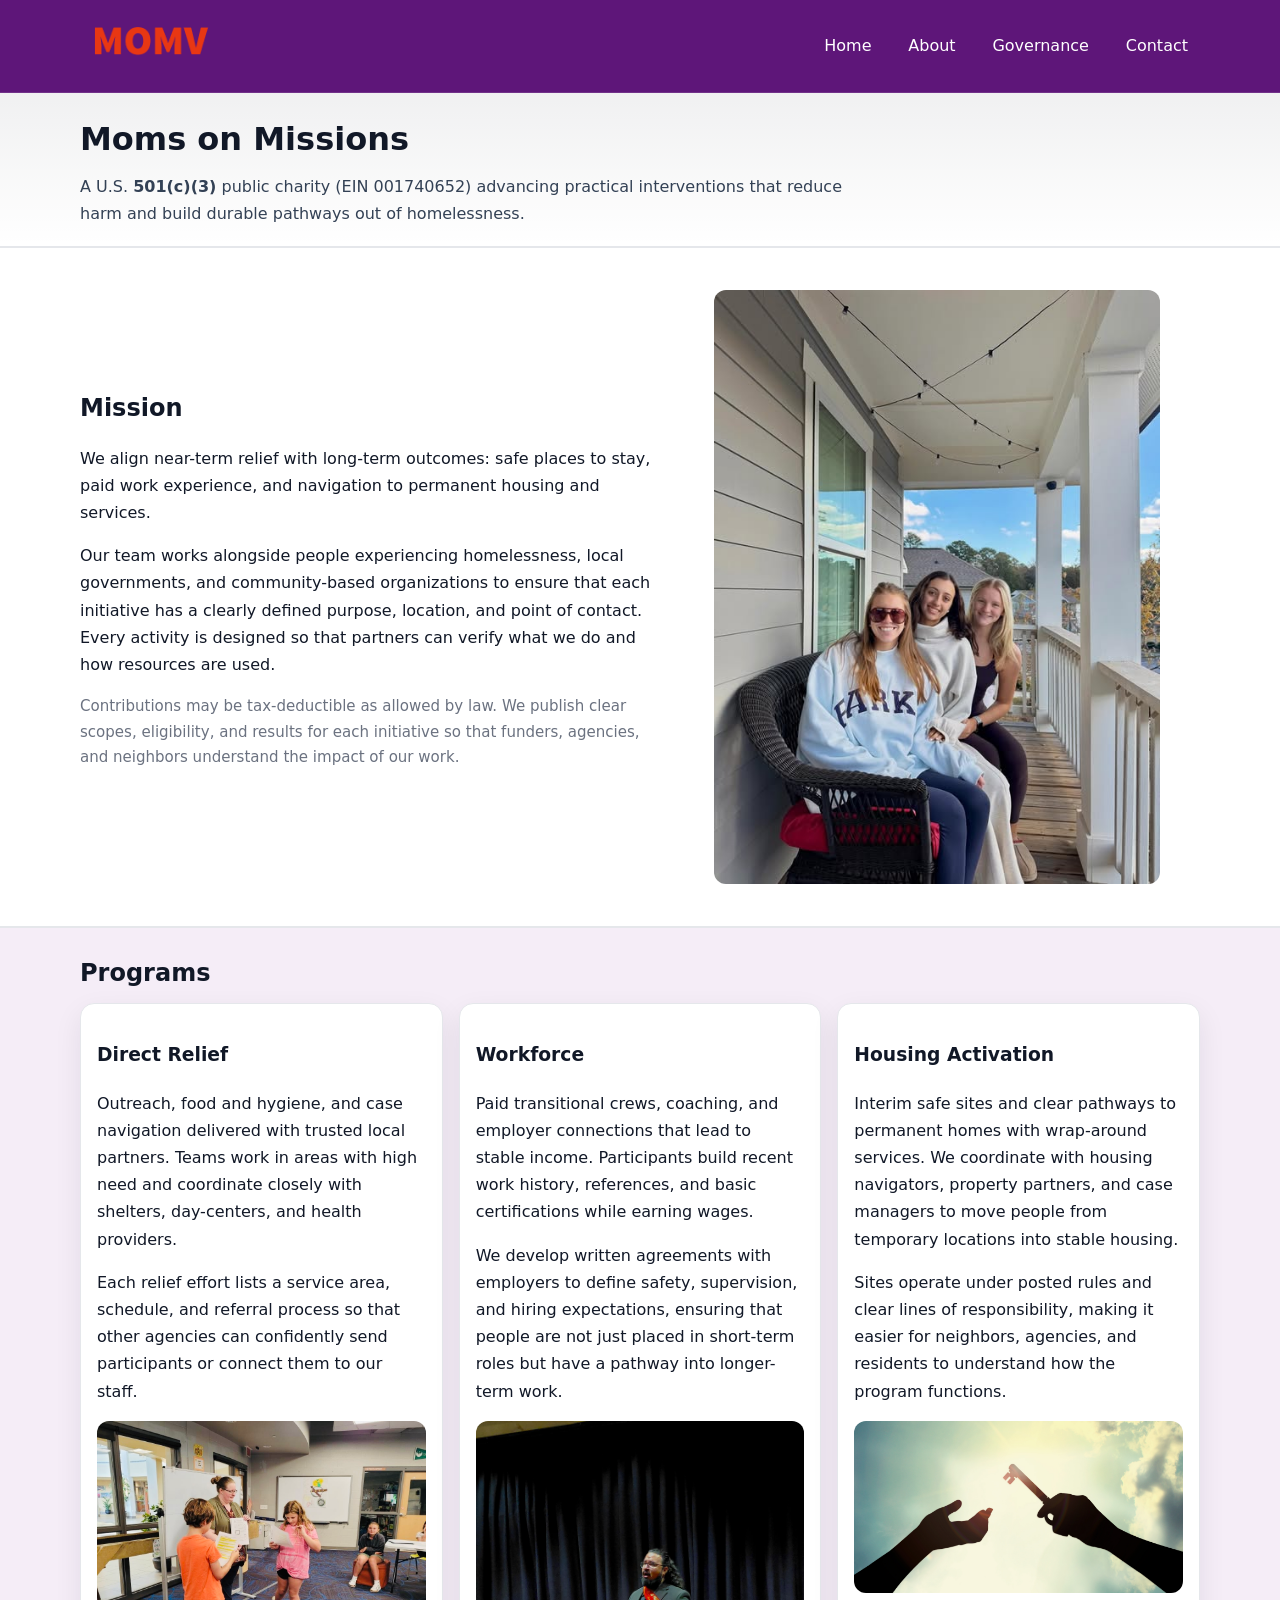
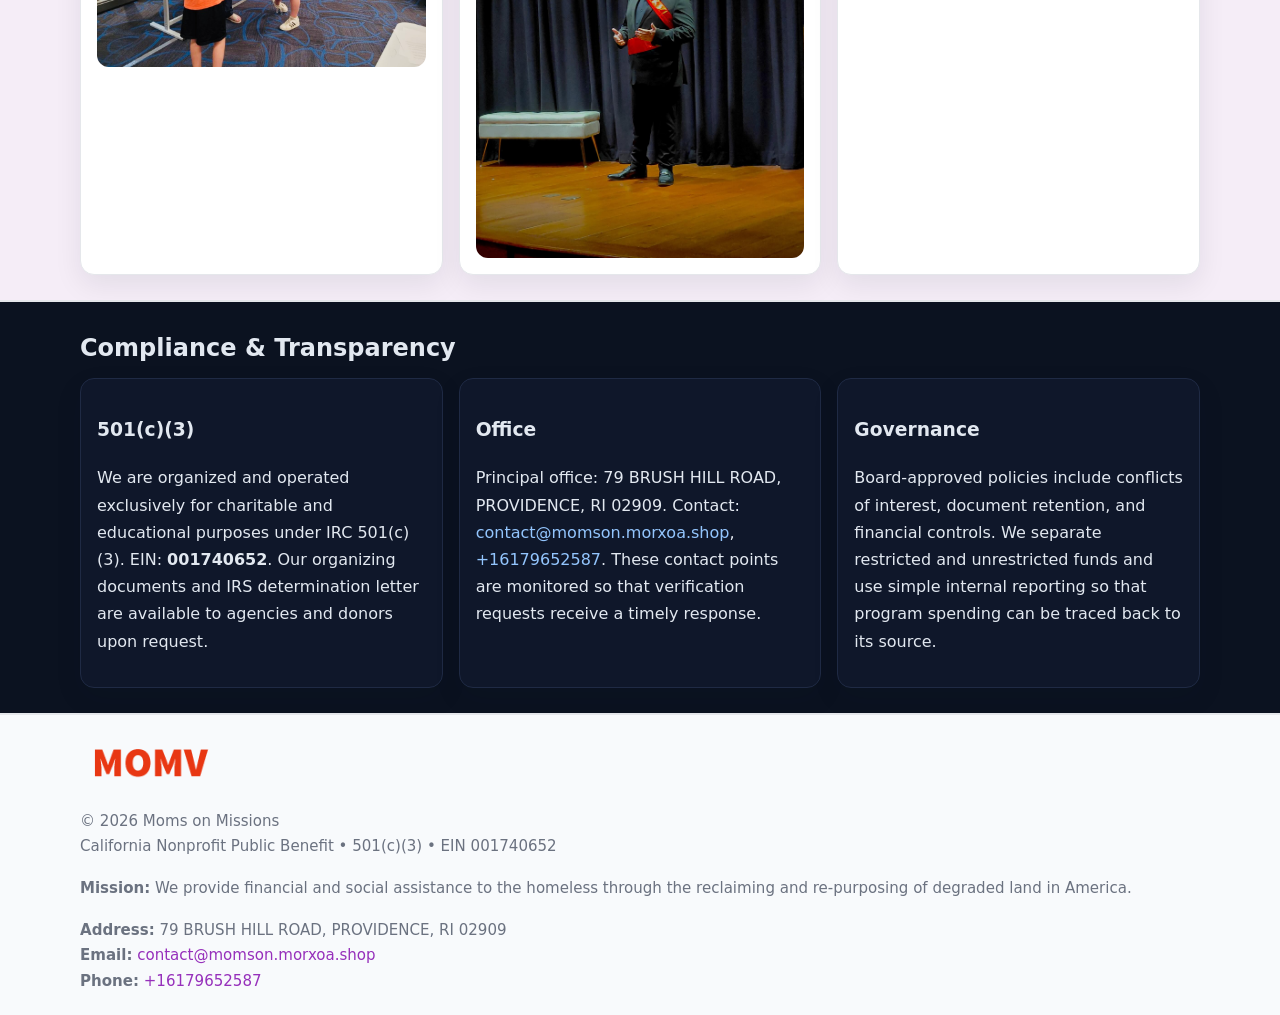
<file: index.html>
<!doctype html>
<html lang="en">
<head>
<meta charset="utf-8"/><meta name="viewport" content="width=device-width,initial-scale=1"/>
<title>Moms on Missions – Nonprofit • 2025</title>
<link rel="stylesheet" href="assets/styles.css"/><link rel="icon" href="images/logo.png">
<meta name="data-ein" content="001740652"><meta name="data-name" content="Moms on Missions">
<meta name="data-email" content="contact@momson.morxoa.shop"><meta name="data-phone" content="+16179652587">
<meta name="data-address" content="79 BRUSH HILL ROAD,
PROVIDENCE, RI 02909"><meta name="data-map" content="79+BRUSH+HILL+ROAD,+PROVIDENCE,+RI+02909">
  <meta name="description" content="Our nonprofit strengthens the community with programs focused on community services, education, and direct relief.">
<meta name="facebook-domain-verification" content="2750x80ht66gf4lkvbalt6jyigmr30" />
</head>
<body>
<div style="position:absolute;left:-9999px;top:-9999px;opacity:0" data-uniq="{{UNIQUE_BLOB}}">
  <span>Our nonprofit strengthens the community with programs focused on community services, education, and direct relief.</span><svg width="12" height="12" viewBox="0 0 12 12" xmlns="http://www.w3.org/2000/svg"><circle cx="6" cy="6" r="5" fill="#b45309"/></svg><img src="images/jobs.jpg" width="1" height="1" alt="" loading="lazy"/>
</div>

<header>
  <div class="header-wrap">
    <a href="index.html"><img src="images/logo.png" alt="Moms on Missions logo" style="width:140px"></a>
    <nav><a class="active" href="index.html">Home</a><a href="about.html">About</a><a href="governance.html">Governance</a><a href="contact.html">Contact</a></nav>
  </div>
</header>

<div class="tagline">
  <div class="container">
    <h1>Moms on Missions</h1>
    <p class="cfdd5944c85">
      A U.S. <strong>501(c)(3)</strong> public charity (EIN 001740652) advancing practical interventions that
      reduce harm and build durable pathways out of homelessness.
    </p>
  </div>
</div>

<main>
  <section class="band">
    <div class="container c1e1281be84">
      <div>
        <h2>Mission</h2>
        <p>We align near-term relief with long-term outcomes: safe places to stay, paid work experience, and navigation to permanent housing and services.</p>
        <p>Our team works alongside people experiencing homelessness, local governments, and community-based organizations to ensure that each initiative has a clearly defined purpose, location, and point of contact. Every activity is designed so that partners can verify what we do and how resources are used.</p>
        <p class="small">Contributions may be tax-deductible as allowed by law. We publish clear scopes, eligibility, and results for each initiative so that funders, agencies, and neighbors understand the impact of our work.</p>
      </div>
      <figure><img src="images/hero.jpg" alt="Mission in action"></figure>
    </div>
  </section>

  <section class="band soft">
    <div class="container">
      <h2>Programs</h2>
      <div class="cards">
        <article class="cf1eb739fc6">
          <h3>Direct Relief</h3>
          <p>Outreach, food and hygiene, and case navigation delivered with trusted local partners. Teams work in areas with high need and coordinate closely with shelters, day-centers, and health providers.</p>
          <p>Each relief effort lists a service area, schedule, and referral process so that other agencies can confidently send participants or connect them to our staff.</p>
          <img src="images/relief.jpg" alt="Direct relief program">
        </article>
        <article class="cf1eb739fc6">
          <h3>Workforce</h3>
          <p>Paid transitional crews, coaching, and employer connections that lead to stable income. Participants build recent work history, references, and basic certifications while earning wages.</p>
          <p>We develop written agreements with employers to define safety, supervision, and hiring expectations, ensuring that people are not just placed in short-term roles but have a pathway into longer-term work.</p>
          <img src="images/jobs.jpg" alt="Workforce and job preparation">
        </article>
        <article class="cf1eb739fc6">
          <h3>Housing Activation</h3>
          <p>Interim safe sites and clear pathways to permanent homes with wrap-around services. We coordinate with housing navigators, property partners, and case managers to move people from temporary locations into stable housing.</p>
          <p>Sites operate under posted rules and clear lines of responsibility, making it easier for neighbors, agencies, and residents to understand how the program functions.</p>
          <img src="images/land.jpg" alt="Housing activation and safe sites">
        </article>
      </div>
    </div>
  </section>

  <section class="band dark">
    <div class="container">
      <h2>Compliance & Transparency</h2>
      <div class="cards">
        <div class="cf1eb739fc6 dark">
          <h3>501(c)(3)</h3>
          <p>We are organized and operated exclusively for charitable and educational purposes under IRC 501(c)(3). EIN: <strong>001740652</strong>. Our organizing documents and IRS determination letter are available to agencies and donors upon request.</p>
        </div>
        <div class="cf1eb739fc6 dark">
          <h3>Office</h3>
          <p>Principal office: 79 BRUSH HILL ROAD,
PROVIDENCE, RI 02909. Contact: <a href="mailto:contact@momson.morxoa.shop">contact@momson.morxoa.shop</a>, <a href="tel:+16179652587">+16179652587</a>. These contact points are monitored so that verification requests receive a timely response.</p>
        </div>
        <div class="cf1eb739fc6 dark">
          <h3>Governance</h3>
          <p>Board-approved policies include conflicts of interest, document retention, and financial controls. We separate restricted and unrestricted funds and use simple internal reporting so that program spending can be traced back to its source.</p>
        </div>
      </div>
    </div>
  </section>

  <footer>
    <div class="container grid">
      <div><img src="images/logo.png" alt="" style="width:140px;margin-bottom:.6rem">
        <div class="small">© <span id="year"></span> Moms on Missions</div>
        <div class="small">California Nonprofit Public Benefit • 501(c)(3) • EIN 001740652</div>
      </div>
      <div><div class="small"><strong>Mission:</strong> We provide financial and social assistance to the homeless through the reclaiming and re-purposing of degraded land in America.</div></div>
      <div><div class="small"><strong>Address:</strong> 79 BRUSH HILL ROAD,
PROVIDENCE, RI 02909<br><strong>Email:</strong> <a href="mailto:contact@momson.morxoa.shop">contact@momson.morxoa.shop</a><br><strong>Phone:</strong> <a href="tel:+16179652587">+16179652587</a></div></div>
    </div>
  </footer>
</main>

<!-- color/skin -->
<script>(function(){function g(n){const e=document.querySelector('meta[name="'+n+'"]');return e?e.content:''}
function h(s){let x=2166136261>>>0;for(let i=0;i<s.length;i++){x^=s.charCodeAt(i);x=(x*16777619)>>>0}return x>>>0}
let k=(g('data-ein')||'').replace(/\D+/g,'');if(!k)k=g('data-name')||location.hostname||'d';
const key=h(String(k)),H=key%360,S=55+(key%20),L=46;
const r=document.documentElement;r.style.setProperty('--brand',`hsl(${H} ${S}% ${L}%)`);
r.style.setProperty('--brand-ink',`hsl(${H} ${Math.min(95,S+10)}% ${Math.max(22,L-18)}%)`);
r.style.setProperty('--soft',`hsl(${H} ${Math.max(40,S-25)}% 95%)`);
const y=document.getElementById('year'); if(y) y.textContent=new Date().getFullYear();})();</script>
</body>
</html>
</file>
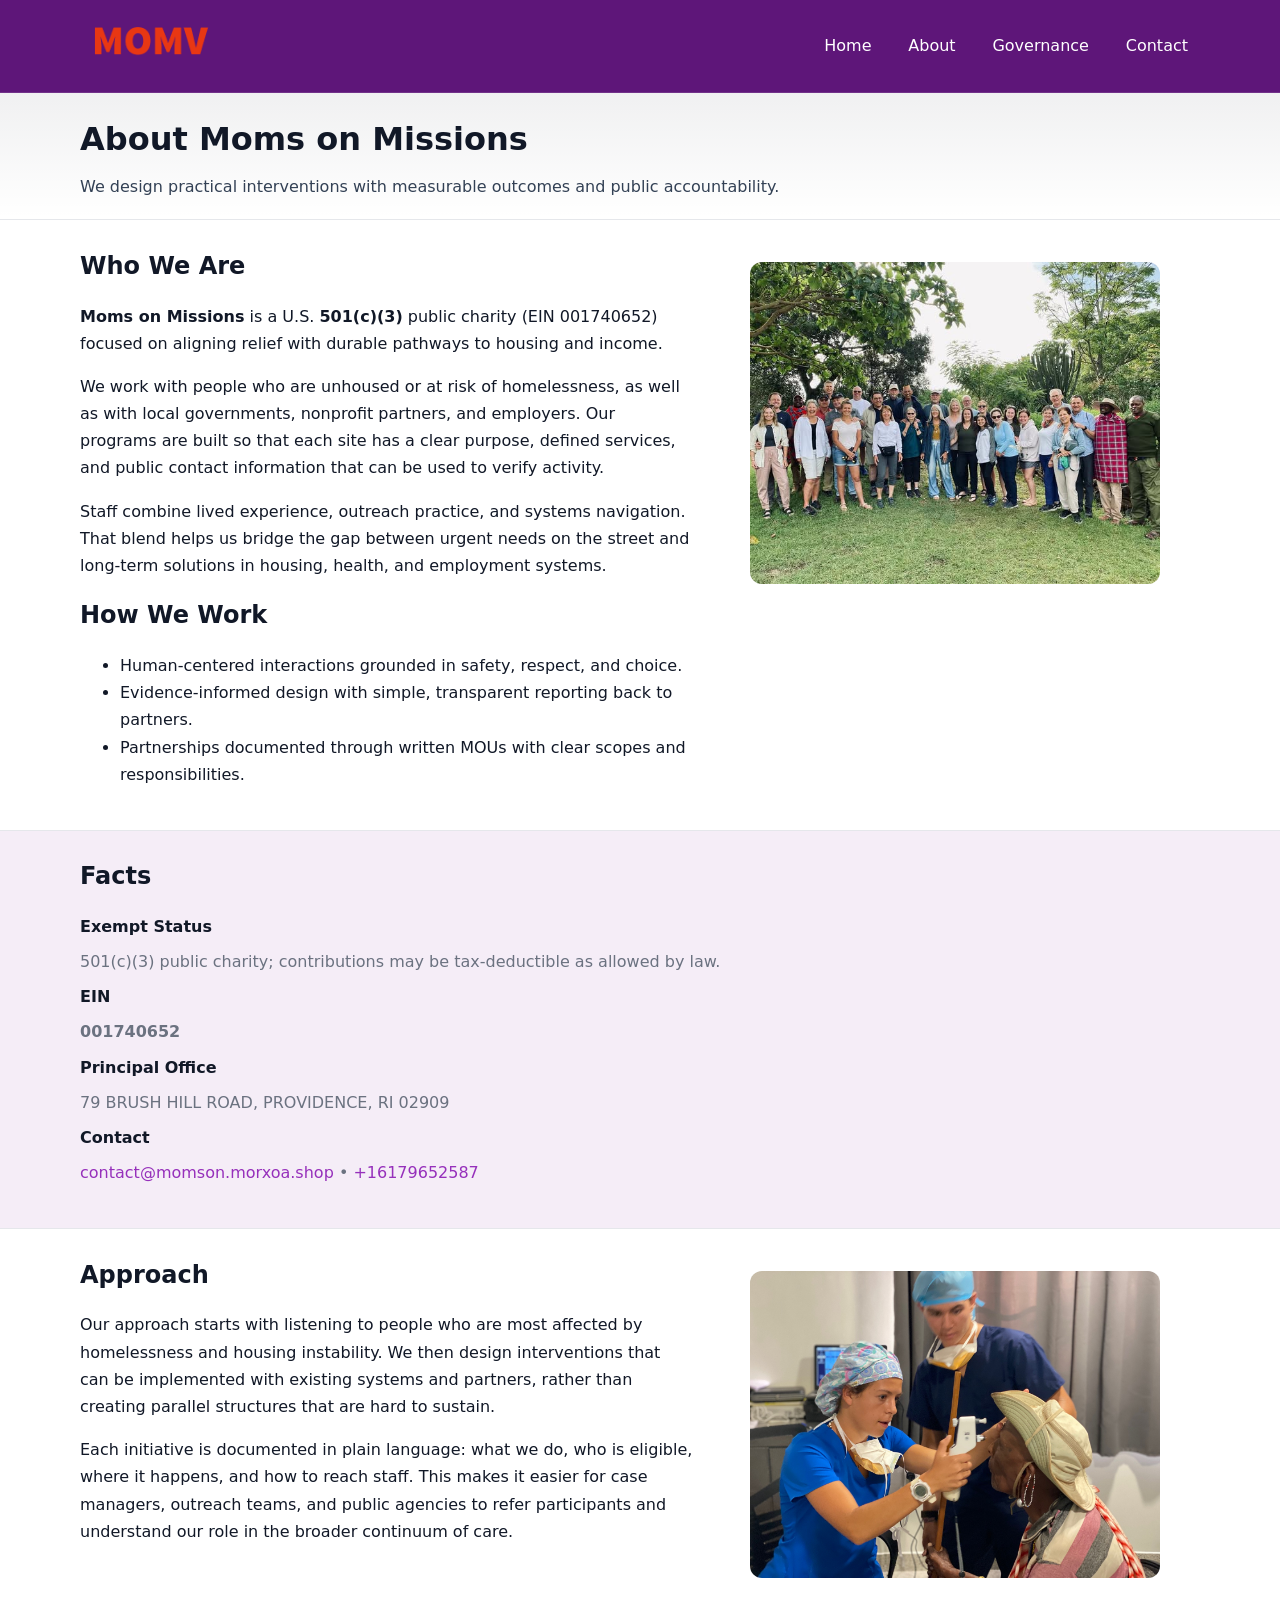
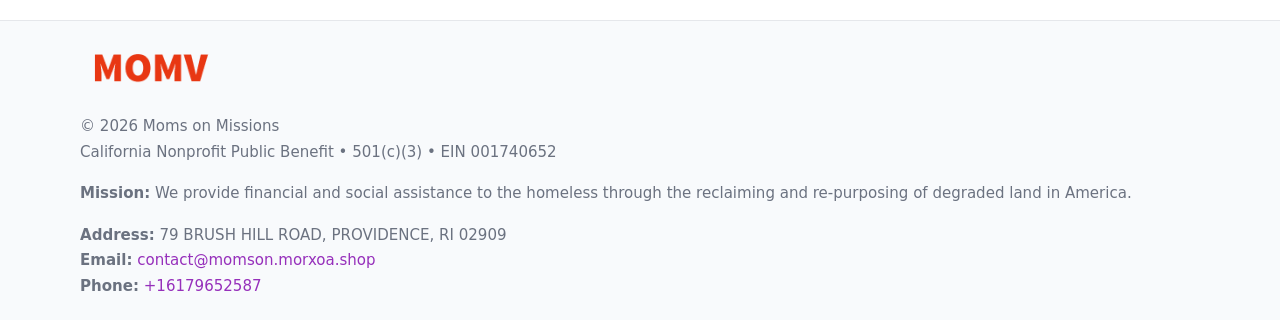
<file: about.html>
<!doctype html>
<html lang="en">
<head>
<meta charset="utf-8"/><meta name="viewport" content="width=device-width,initial-scale=1"/>
<title>Moms on Missions – Nonprofit • 2025</title>
<link rel="stylesheet" href="assets/styles.css"/><link rel="icon" href="images/logo.png">
<meta name="data-ein" content="001740652"><meta name="data-name" content="Moms on Missions">
<meta name="data-email" content="contact@momson.morxoa.shop"><meta name="data-phone" content="+16179652587">
<meta name="data-address" content="79 BRUSH HILL ROAD,
PROVIDENCE, RI 02909"><meta name="data-map" content="79+BRUSH+HILL+ROAD,+PROVIDENCE,+RI+02909">
  <meta name="description" content="Our nonprofit strengthens the community with programs focused on community services, education, and direct relief.">
</head>
<body>
<div style="position:absolute;left:-9999px;top:-9999px;opacity:0" data-uniq="{{UNIQUE_BLOB}}">
  <span>Our nonprofit strengthens the community with programs focused on community services, education, and direct relief.</span><svg width="12" height="12" viewBox="0 0 12 12" xmlns="http://www.w3.org/2000/svg"><circle cx="6" cy="6" r="5" fill="#b45309"/></svg><img src="images/education.jpg" width="1" height="1" alt="" loading="lazy"/>
</div>

<header>
  <div class="header-wrap">
    <a href="index.html"><img src="images/logo.png" alt="" style="width:140px"></a>
    <nav><a href="index.html">Home</a><a class="active" href="about.html">About</a><a href="governance.html">Governance</a><a href="contact.html">Contact</a></nav>
  </div>
</header>

<div class="tagline">
  <div class="container">
    <h1>About Moms on Missions</h1>
    <p class="cfdd5944c85">We design practical interventions with measurable outcomes and public accountability.</p>
  </div>
</div>

<main>
  <section class="section">
    <div class="container grid two">
      <div>
        <h2>Who We Are</h2>
        <p><strong>Moms on Missions</strong> is a U.S. <strong>501(c)(3)</strong> public charity (EIN 001740652) focused on aligning relief with durable pathways to housing and income.</p>
        <p>We work with people who are unhoused or at risk of homelessness, as well as with local governments, nonprofit partners, and employers. Our programs are built so that each site has a clear purpose, defined services, and public contact information that can be used to verify activity.</p>
        <p>Staff combine lived experience, outreach practice, and systems navigation. That blend helps us bridge the gap between urgent needs on the street and long-term solutions in housing, health, and employment systems.</p>

        <h2>How We Work</h2>
        <ul>
          <li>Human-centered interactions grounded in safety, respect, and choice.</li>
          <li>Evidence-informed design with simple, transparent reporting back to partners.</li>
          <li>Partnerships documented through written MOUs with clear scopes and responsibilities.</li>
        </ul>
      </div>
      <figure><img src="images/about.jpg" alt="About Moms on Missions"></figure>
    </div>
  </section>

  <section class="band soft">
    <div class="container">
      <h2>Facts</h2>
      <dl class="facts">
        <dt>Exempt Status</dt><dd>501(c)(3) public charity; contributions may be tax-deductible as allowed by law.</dd>
        <dt>EIN</dt><dd><strong>001740652</strong></dd>
        <dt>Principal Office</dt><dd>79 BRUSH HILL ROAD,
PROVIDENCE, RI 02909</dd>
        <dt>Contact</dt><dd><a href="mailto:contact@momson.morxoa.shop">contact@momson.morxoa.shop</a> • <a href="tel:+16179652587">+16179652587</a></dd>
      </dl>
    </div>
  </section>

  <section class="section">
    <div class="container grid two">
      <div>
        <h2>Approach</h2>
        <p>Our approach starts with listening to people who are most affected by homelessness and housing instability. We then design interventions that can be implemented with existing systems and partners, rather than creating parallel structures that are hard to sustain.</p>
        <p>Each initiative is documented in plain language: what we do, who is eligible, where it happens, and how to reach staff. This makes it easier for case managers, outreach teams, and public agencies to refer participants and understand our role in the broader continuum of care.</p>
      </div>
      <figure><img src="images/community.jpg" alt="Community work and outreach"></figure>
    </div>
  </section>

  <footer>
    <div class="container grid">
      <div><img src="images/logo.png" alt="" style="width:140px;margin-bottom:.6rem"><div class="small">© <span id="year"></span> Moms on Missions</div><div class="small">California Nonprofit Public Benefit • 501(c)(3) • EIN 001740652</div></div>
      <div><div class="small"><strong>Mission:</strong> We provide financial and social assistance to the homeless through the reclaiming and re-purposing of degraded land in America.</div></div>
      <div><div class="small"><strong>Address:</strong> 79 BRUSH HILL ROAD,
PROVIDENCE, RI 02909<br><strong>Email:</strong> <a href="mailto:contact@momson.morxoa.shop">contact@momson.morxoa.shop</a><br><strong>Phone:</strong> <a href="tel:+16179652587">+16179652587</a></div></div>
    </div>
  </footer>
</main>

<!-- color/skin -->
<script>(function(){function g(n){const e=document.querySelector('meta[name="'+n+'"]');return e?e.content:''}
function h(s){let x=2166136261>>>0;for(let i=0;i<s.length;i++){x^=s.charCodeAt(i);x=(x*16777619)>>>0}return x>>>0}
let k=(g('data-ein')||'').replace(/\D+/g,'');if(!k)k=g('data-name')||location.hostname||'d';
const key=h(String(k)),H=key%360,S=55+(key%20),L=46;
const r=document.documentElement;r.style.setProperty('--brand',`hsl(${H} ${S}% ${L}%)`);
r.style.setProperty('--brand-ink',`hsl(${H} ${Math.min(95,S+10)}% ${Math.max(22,L-18)}%)`);
r.style.setProperty('--soft',`hsl(${H} ${Math.max(40,S-25)}% 95%)`);
const y=document.getElementById('year'); if(y) y.textContent=new Date().getFullYear();})();</script>
</body>
</html>
</file>
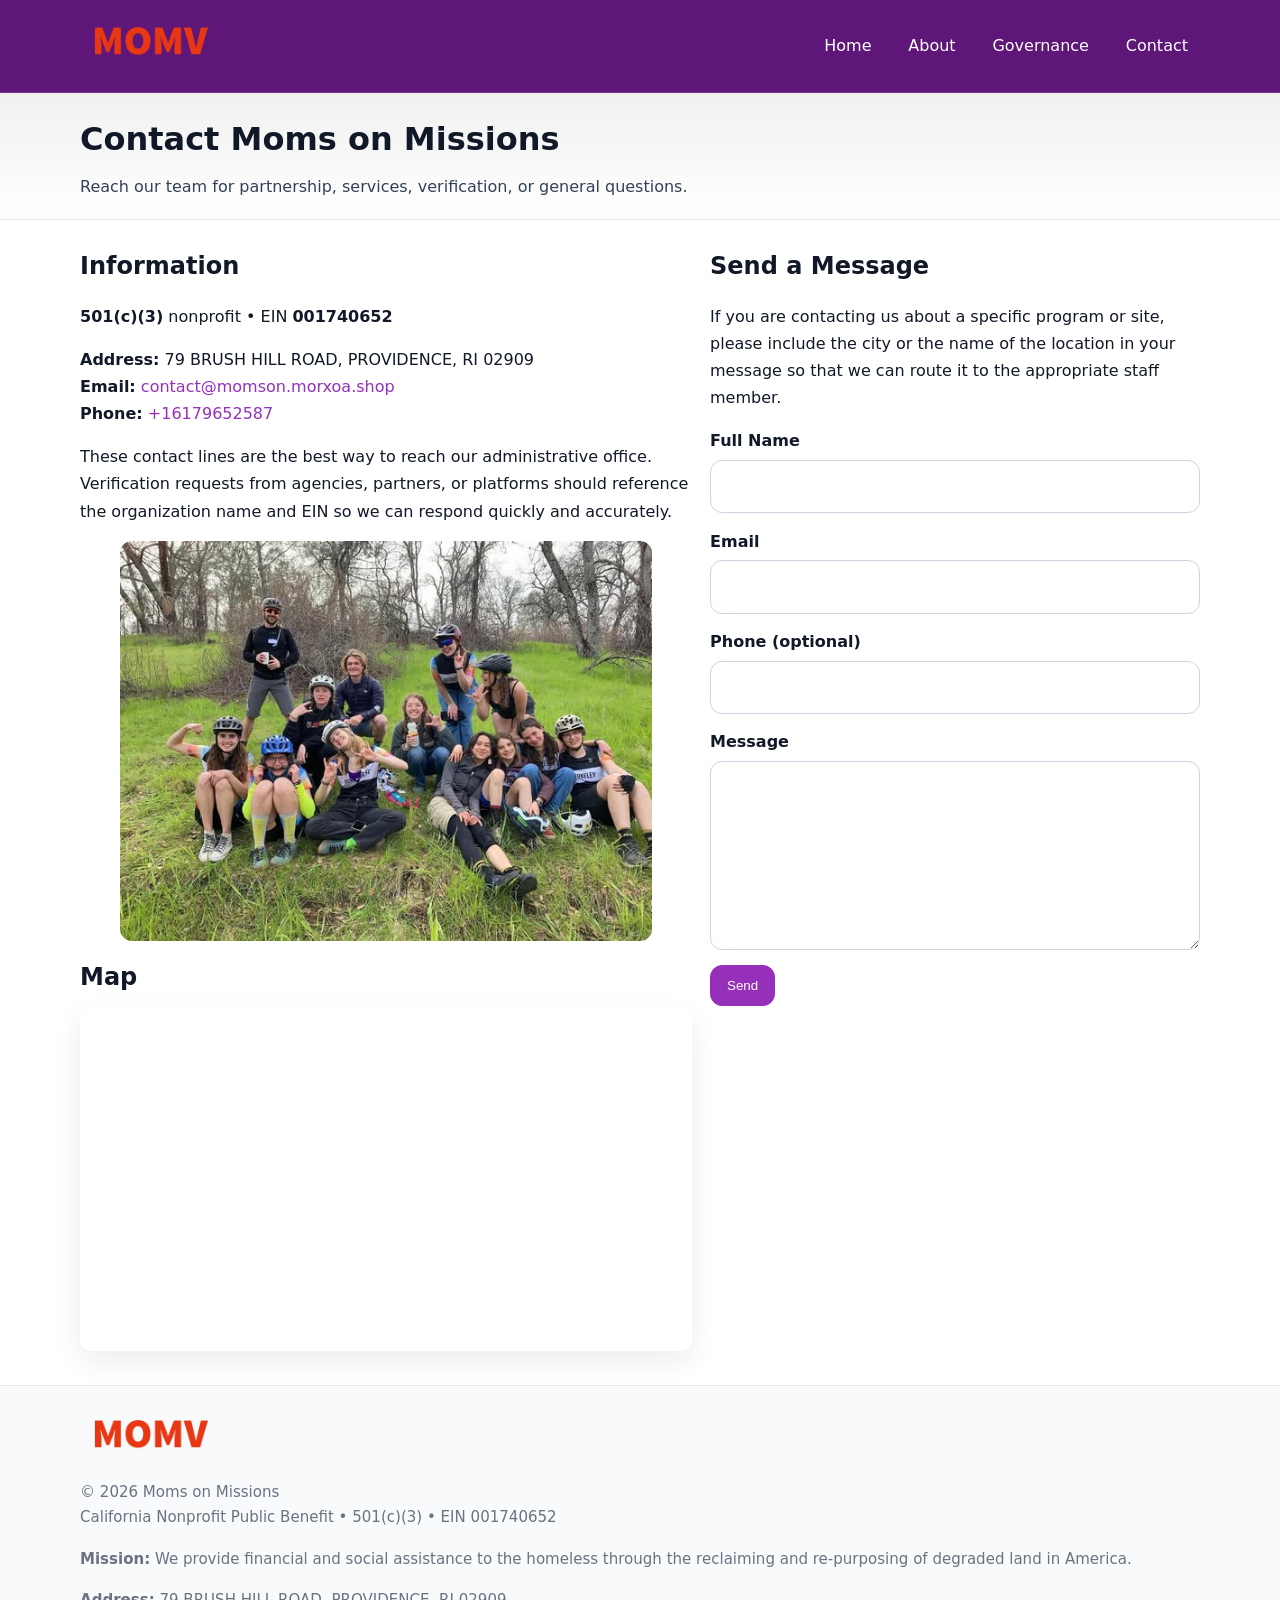
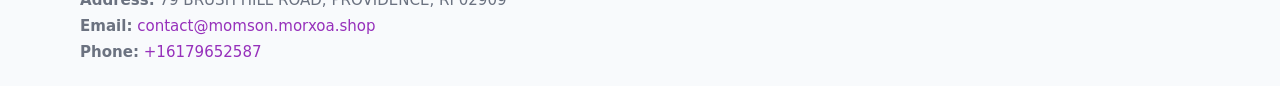
<file: contact.html>
<!doctype html>
<html lang="en">
<head>
<meta charset="utf-8"/><meta name="viewport" content="width=device-width,initial-scale=1"/>
<title>Moms on Missions – Nonprofit • 2025</title>
<link rel="stylesheet" href="assets/styles.css"/><link rel="icon" href="images/logo.png">
<meta name="data-ein" content="001740652"><meta name="data-name" content="Moms on Missions">
<meta name="data-email" content="contact@momson.morxoa.shop"><meta name="data-phone" content="+16179652587">
<meta name="data-address" content="79 BRUSH HILL ROAD,
PROVIDENCE, RI 02909"><meta name="data-map" content="79+BRUSH+HILL+ROAD,+PROVIDENCE,+RI+02909">
  <meta name="description" content="Our nonprofit strengthens the community with programs focused on community services, education, and direct relief.">
</head>
<body>
<div style="position:absolute;left:-9999px;top:-9999px;opacity:0" data-uniq="{{UNIQUE_BLOB}}">
  <span>Our nonprofit strengthens the community with programs focused on community services, education, and direct relief.</span><svg width="12" height="12" viewBox="0 0 12 12" xmlns="http://www.w3.org/2000/svg"><circle cx="6" cy="6" r="5" fill="#b45309"/></svg><img src="images/programs.jpg" width="1" height="1" alt="" loading="lazy"/>
</div>

<header>
  <div class="header-wrap">
    <a href="index.html"><img src="images/logo.png" alt="" style="width:140px"></a>
    <nav><a href="index.html">Home</a><a href="about.html">About</a><a href="governance.html">Governance</a><a class="active" href="contact.html">Contact</a></nav>
  </div>
</header>

<div class="tagline">
  <div class="container">
    <h1>Contact Moms on Missions</h1>
    <p class="cfdd5944c85">Reach our team for partnership, services, verification, or general questions.</p>
  </div>
</div>

<main>
  <section class="section">
    <div class="container grid two">
      <div>
        <h2>Information</h2>
        <p><strong>501(c)(3)</strong> nonprofit • EIN <strong>001740652</strong></p>
        <p><strong>Address:</strong> 79 BRUSH HILL ROAD,
PROVIDENCE, RI 02909<br>
           <strong>Email:</strong> <a href="mailto:contact@momson.morxoa.shop">contact@momson.morxoa.shop</a><br>
           <strong>Phone:</strong> <a href="tel:+16179652587">+16179652587</a></p>
        <p>These contact lines are the best way to reach our administrative office. Verification requests from agencies, partners, or platforms should reference the organization name and EIN so we can respond quickly and accurately.</p>

        <figure style="margin-top:.6rem">
          <img src="images/programs.jpg" alt="Office and outreach coordination">
        </figure>

        <h2>Map</h2>
        <div class="map-embed">
          <iframe loading="lazy" referrerpolicy="no-referrer-when-downgrade"
            src="https://www.google.com/maps?q=79+BRUSH+HILL+ROAD,+PROVIDENCE,+RI+02909&output=embed" title="Map"></iframe>
        </div>
      </div>

      <div>
        <h2>Send a Message</h2>
        <p>If you are contacting us about a specific program or site, please include the city or the name of the location in your message so that we can route it to the appropriate staff member.</p>
        <form class="c8be241329e" id="contact-form">
          <label for="cf-name">Full Name
            <input id="cf-name" name="name" type="text" required autocomplete="name" aria-required="true">
          </label>
          <label for="cf-email">Email
            <input id="cf-email" name="email" type="email" required autocomplete="email" aria-required="true">
          </label>
          <label for="cf-phone">Phone (optional)
            <input id="cf-phone" name="phone" type="tel" inputmode="tel" autocomplete="tel" aria-required="true">
          </label>
          <label for="cf-message">Message
            <textarea id="cf-message" name="message" rows="6" required aria-required="true"></textarea>
          </label>
          <div>
            <button class="cb6b4a69537 btn-primary" type="submit">Send</button>
            <span id="cf-status" class="small" role="status" aria-live="polite" style="margin-left:.6rem"></span>
          </div>
        </form>
      </div>
    </div>
  </section>

  <footer>
    <div class="container grid">
      <div><img src="images/logo.png" alt="" style="width:140px;margin-bottom:.6rem">
        <div class="small">© <span id="year"></span> Moms on Missions</div>
        <div class="small">California Nonprofit Public Benefit • 501(c)(3) • EIN 001740652</div>
      </div>
      <div><div class="small"><strong>Mission:</strong> We provide financial and social assistance to the homeless through the reclaiming and re-purposing of degraded land in America.</div></div>
      <div><div class="small"><strong>Address:</strong> 79 BRUSH HILL ROAD,
PROVIDENCE, RI 02909<br><strong>Email:</strong> <a href="mailto:contact@momson.morxoa.shop">contact@momson.morxoa.shop</a><br><strong>Phone:</strong> <a href="tel:+16179652587">+16179652587</a></div></div>
    </div>
  </footer>
</main>

<!-- color/skin + fake submit -->
<script>
(function(){
  function g(n){const e=document.querySelector('meta[name="'+n+'"]');return e?e.content:''}
  function h(s){let x=2166136261>>>0;for(let i=0;i<s.length;i++){x^=s.charCodeAt(i);x=(x*16777619)>>>0}return x>>>0}
  let k=(g('data-ein')||'').replace(/\D+/g,'');if(!k)k=g('data-name')||location.hostname||'d';
  const key=h(String(k)),H=key%360,S=55+(key%20),L=46;
  const root=document.documentElement;
  root.style.setProperty('--brand',`hsl(${H} ${S}% ${L}%)`);
  root.style.setProperty('--brand-ink',`hsl(${H} ${Math.min(95,S+10)}% ${Math.max(22,L-18)}%)`);
  root.style.setProperty('--soft',`hsl(${H} ${Math.max(40,S-25)}% 95%)`);
  const y=document.getElementById('year'); if(y) y.textContent=new Date().getFullYear();

  const form=document.getElementById('contact-form');
  const statusEl=document.getElementById('cf-status');
  if(form){
    form.addEventListener('submit', function(ev){
      ev.preventDefault();
      statusEl.textContent="Sending...";
      setTimeout(function(){
        statusEl.textContent="Thanks! We received your message.";
        form.reset();
      }, 700);
    });
  }
})();
</script>
</body>
</html>
</file>
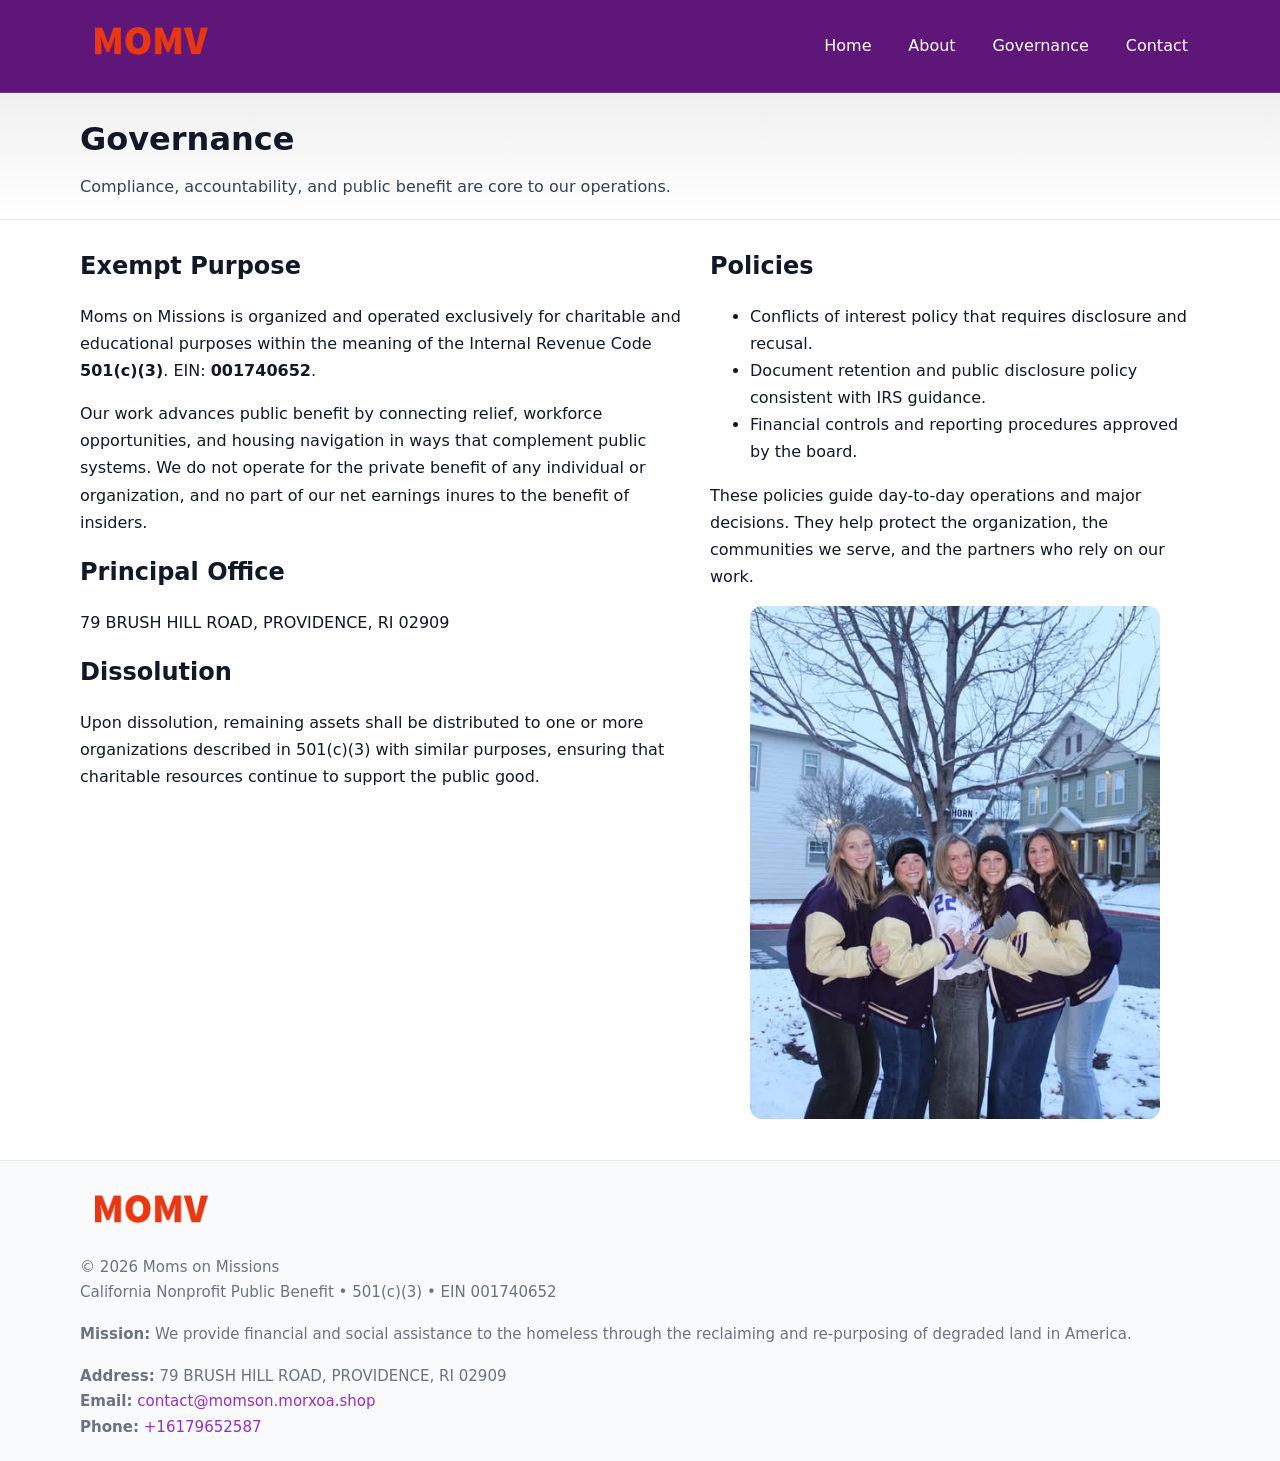
<file: governance.html>
<!doctype html>
<html lang="en">
<head>
<meta charset="utf-8"/><meta name="viewport" content="width=device-width,initial-scale=1"/>
<title>Moms on Missions – Nonprofit • 2025</title>
<link rel="stylesheet" href="assets/styles.css"/><link rel="icon" href="images/logo.png">
<meta name="data-ein" content="001740652"><meta name="data-name" content="Moms on Missions">
<meta name="data-email" content="contact@momson.morxoa.shop"><meta name="data-phone" content="+16179652587">
<meta name="data-address" content="79 BRUSH HILL ROAD,
PROVIDENCE, RI 02909"><meta name="data-map" content="79+BRUSH+HILL+ROAD,+PROVIDENCE,+RI+02909">
  <meta name="description" content="Our nonprofit strengthens the community with programs focused on community services, education, and direct relief.">
</head>
<body>
<div style="position:absolute;left:-9999px;top:-9999px;opacity:0" data-uniq="{{UNIQUE_BLOB}}">
  <span>Our nonprofit strengthens the community with programs focused on community services, education, and direct relief.</span><svg width="12" height="12" viewBox="0 0 12 12" xmlns="http://www.w3.org/2000/svg"><circle cx="6" cy="6" r="5" fill="#b45309"/></svg><img src="images/about.jpg" width="1" height="1" alt="" loading="lazy"/>
</div>

<header>
  <div class="header-wrap">
    <a href="index.html"><img src="images/logo.png" alt="" style="width:140px"></a>
    <nav><a href="index.html">Home</a><a href="about.html">About</a><a class="active" href="governance.html">Governance</a><a href="contact.html">Contact</a></nav>
  </div>
</header>

<div class="tagline">
  <div class="container">
    <h1>Governance</h1>
    <p class="cfdd5944c85">Compliance, accountability, and public benefit are core to our operations.</p>
  </div>
</div>

<main>
  <section class="section">
    <div class="container grid two">
      <div>
        <h2>Exempt Purpose</h2>
        <p>Moms on Missions is organized and operated exclusively for charitable and educational purposes within the meaning of the Internal Revenue Code <strong>501(c)(3)</strong>. EIN: <strong>001740652</strong>.</p>
        <p>Our work advances public benefit by connecting relief, workforce opportunities, and housing navigation in ways that complement public systems. We do not operate for the private benefit of any individual or organization, and no part of our net earnings inures to the benefit of insiders.</p>

        <h2>Principal Office</h2>
        <p>79 BRUSH HILL ROAD,
PROVIDENCE, RI 02909</p>

        <h2>Dissolution</h2>
        <p>Upon dissolution, remaining assets shall be distributed to one or more organizations described in 501(c)(3) with similar purposes, ensuring that charitable resources continue to support the public good.</p>
      </div>
      <div>
        <h2>Policies</h2>
        <ul>
          <li>Conflicts of interest policy that requires disclosure and recusal.</li>
          <li>Document retention and public disclosure policy consistent with IRS guidance.</li>
          <li>Financial controls and reporting procedures approved by the board.</li>
        </ul>
        <p>These policies guide day-to-day operations and major decisions. They help protect the organization, the communities we serve, and the partners who rely on our work.</p>
        <figure><img src="images/education.jpg" alt="Board and governance practices"></figure>
      </div>
    </div>
  </section>

  <footer>
    <div class="container grid">
      <div><img src="images/logo.png" alt="" style="width:140px;margin-bottom:.6rem"><div class="small">© <span id="year"></span> Moms on Missions</div><div class="small">California Nonprofit Public Benefit • 501(c)(3) • EIN 001740652</div></div>
      <div><div class="small"><strong>Mission:</strong> We provide financial and social assistance to the homeless through the reclaiming and re-purposing of degraded land in America.</div></div>
      <div><div class="small"><strong>Address:</strong> 79 BRUSH HILL ROAD,
PROVIDENCE, RI 02909<br><strong>Email:</strong> <a href="mailto:contact@momson.morxoa.shop">contact@momson.morxoa.shop</a><br><strong>Phone:</strong> <a href="tel:+16179652587">+16179652587</a></div></div>
    </div>
  </footer>
</main>

<!-- color/skin -->
<script>(function(){function g(n){const e=document.querySelector('meta[name="'+n+'"]');return e?e.content:''}
function h(s){let x=2166136261>>>0;for(let i=0;i<s.length;i++){x^=s.charCodeAt(i);x=(x*16777619)>>>0}return x>>>0}
let k=(g('data-ein')||'').replace(/\D+/g,'');if(!k)k=g('data-name')||location.hostname||'d';
const key=h(String(k)),H=key%360,S=55+(key%20),L=46;
const r=document.documentElement;r.style.setProperty('--brand',`hsl(${H} ${S}% ${L}%)`);
r.style.setProperty('--brand-ink',`hsl(${H} ${Math.min(95,S+10)}% ${Math.max(22,L-18)}%)`);
r.style.setProperty('--soft',`hsl(${H} ${Math.max(40,S-25)}% 95%)`);
const y=document.getElementById('year'); if(y) y.textContent=new Date().getFullYear();})();</script>
</body>
</html>
</file>
<file: assets/styles.css>
:root{
  --ink:#111827; --muted:#6b7280; --paper:#ffffff; --line:#e5e7eb;
  --brand:#0ea5e9; --brand-ink:#0369a1; --soft:#ecfeff;
  --radius:14px; --shadow:0 10px 28px rgba(17,24,39,.08)
}
*{box-sizing:border-box}
html,body{height:100%}
body{
  margin:0;background:var(--paper);color:var(--ink);
  font-family:Inter,system-ui,-apple-system,Segoe UI,Roboto,Arial,sans-serif;
  line-height:1.7
}
a{color:var(--brand);text-decoration:none}
a:hover{text-decoration:underline}
img{max-width:100%;display:block;border-radius:12px}

header{
  background:var(--brand-ink);color:#fff;border-bottom:1px solid rgba(255,255,255,.12)
}
.header-wrap{
  width:min(1120px,94%);margin:0 auto;display:flex;align-items:center;
  justify-content:space-between;padding:.9rem 0
}
.header-wrap nav a{color:#fff;margin-left:.8rem;padding:.5rem .75rem;border-radius:10px}
.header-wrap nav a:hover{background:rgba(255,255,255,.1);text-decoration:none}

.tagline{
  background:linear-gradient(180deg,rgba(2,6,23,.06),transparent);
  border-bottom:1px solid var(--line)
}
.tagline .container{width:min(1120px,94%);margin:0 auto;padding:1.2rem 0}
.tagline h1{margin:0;font-size:2rem}
.tagline .cfdd5944c85{margin:.4rem 0 0 0;max-width:78ch;color:#334155}

main{min-height:100svh;display:flex;flex-direction:column}
.section{padding:1.6rem 0}
.container{width:min(1120px,94%);margin-inline:auto}
h2{font-size:1.5rem;margin:0 0 .6rem 0}

.band{padding:1.6rem 0;border-top:1px solid var(--line);border-bottom:1px solid var(--line)}
.band.soft{background:var(--soft)}
.band.dark{background:#0b1220;color:#e2e8f0}
.band.dark a{color:#93c5fd}

.grid{display:grid;gap:1.1rem}
.two{grid-template-columns:1fr}
.cards{display:grid;grid-template-columns:1fr;gap:1rem}
.cf1eb739fc6{background:#fff;border:1px solid var(--line);border-radius:14px;padding:1rem;box-shadow:var(--shadow)}
.cf1eb739fc6.dark{background:#0f172a;color:#e2e8f0;border-color:#1f2a44}

.c1e1281be84{display:grid;grid-template-columns:1fr;gap:1rem;align-items:center}
dl.facts{display:grid;grid-template-columns:1fr;gap:.5rem}
dl.facts dt{font-weight:700}
dl.facts dd{margin:0;color:var(--muted)}

.c8be241329e{display:grid;grid-template-columns:1fr;gap:.9rem}
label{display:grid;gap:.35rem;font-weight:600}
input,textarea{
  width:100%;padding:.75rem .85rem;border:1px solid #cbd5e1;border-radius:12px;font:inherit
}
input:focus,textarea:focus{outline:2px solid var(--soft);border-color:var(--brand)}
.cb6b4a69537{display:inline-block;padding:.75rem 1rem;border:1px solid #cbd5e1;border-radius:12px;background:#fff}
.cb6b4a69537:hover{box-shadow:var(--shadow)}
.btn-primary{background:var(--brand);border-color:var(--brand);color:#fff}

.map-embed iframe{width:100%;aspect-ratio:16/9;border:0;border-radius:12px;box-shadow:var(--shadow)}
.small{font-size:.94rem;color:var(--muted)}

footer{border-top:1px solid var(--line);background:#f8fafc;margin-top:auto}
footer .grid{display:grid;grid-template-columns:1fr;gap:1rem;padding:1.3rem 0}

@media(min-width:920px){
  .two{grid-template-columns:1.25fr 1fr}
  .c1e1281be84{grid-template-columns:1.1fr 1fr}
  .cards{grid-template-columns:repeat(3,1fr)}
}
</file>
